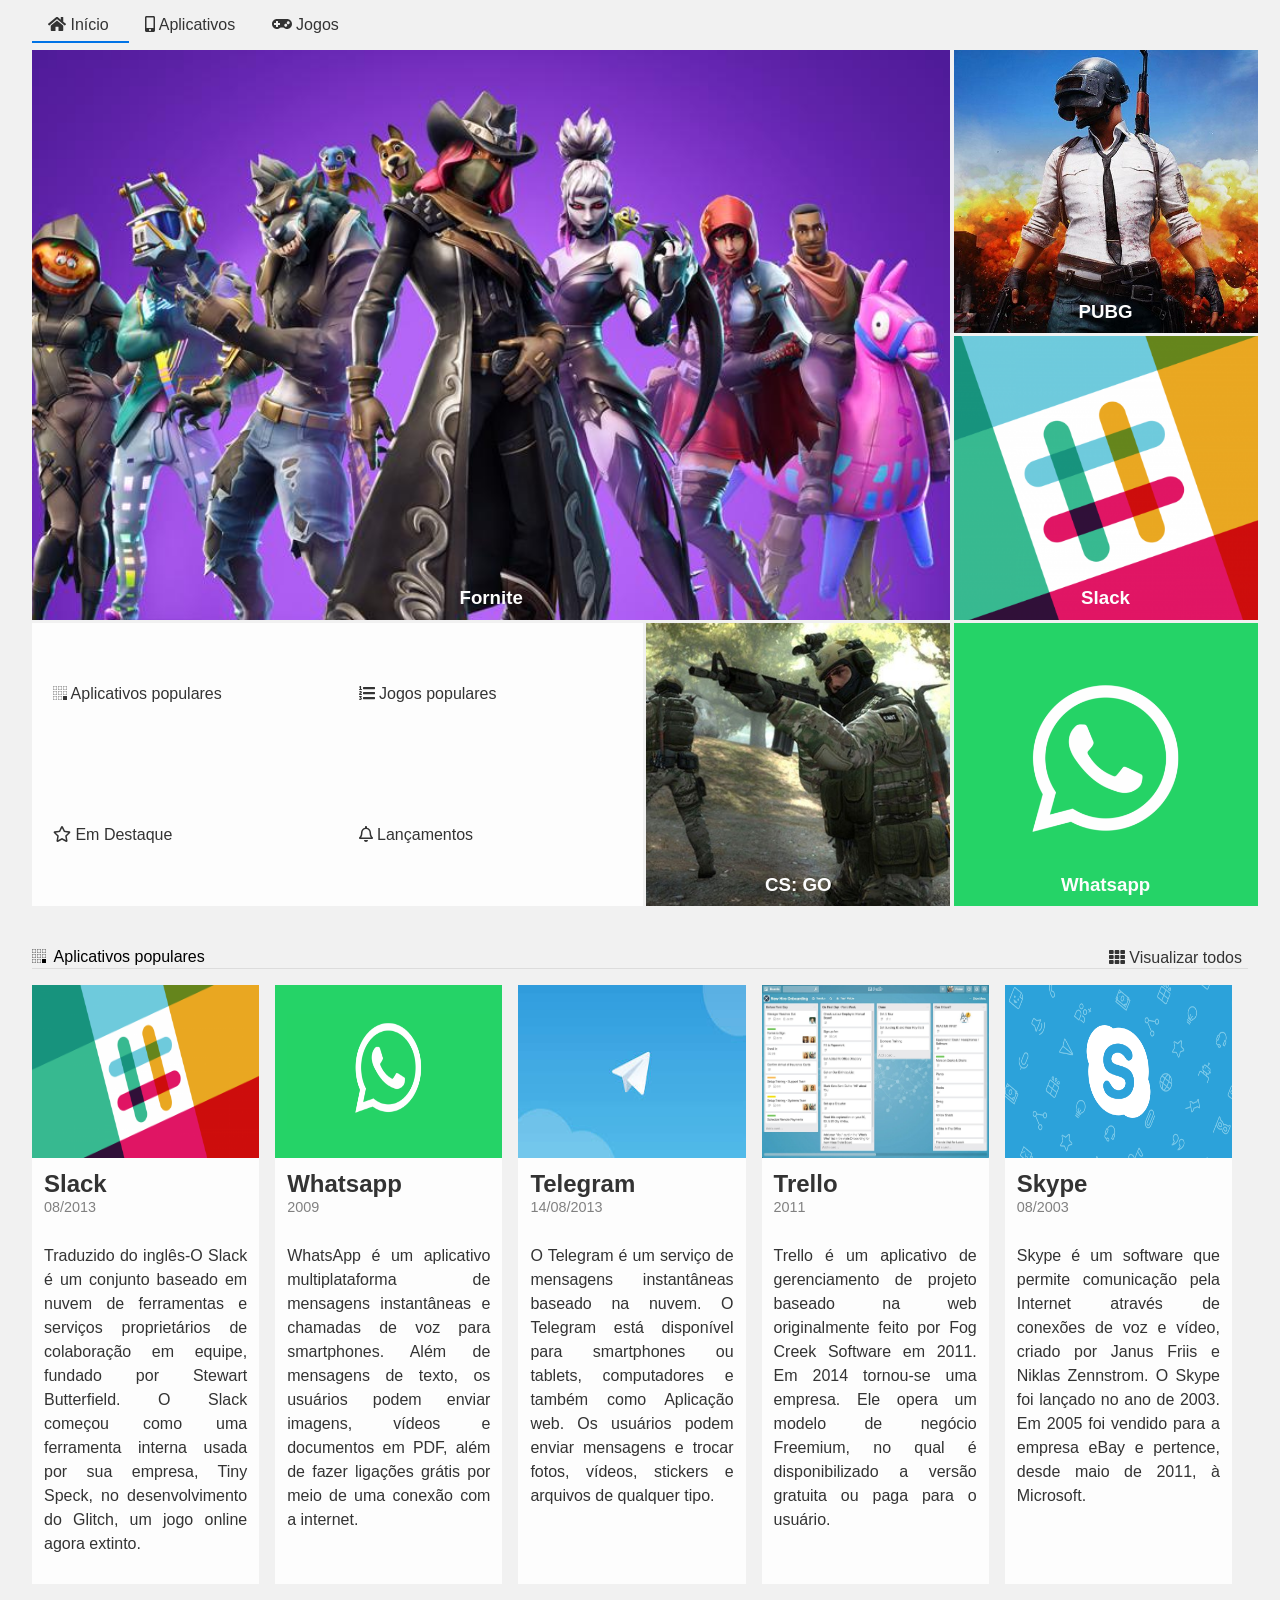
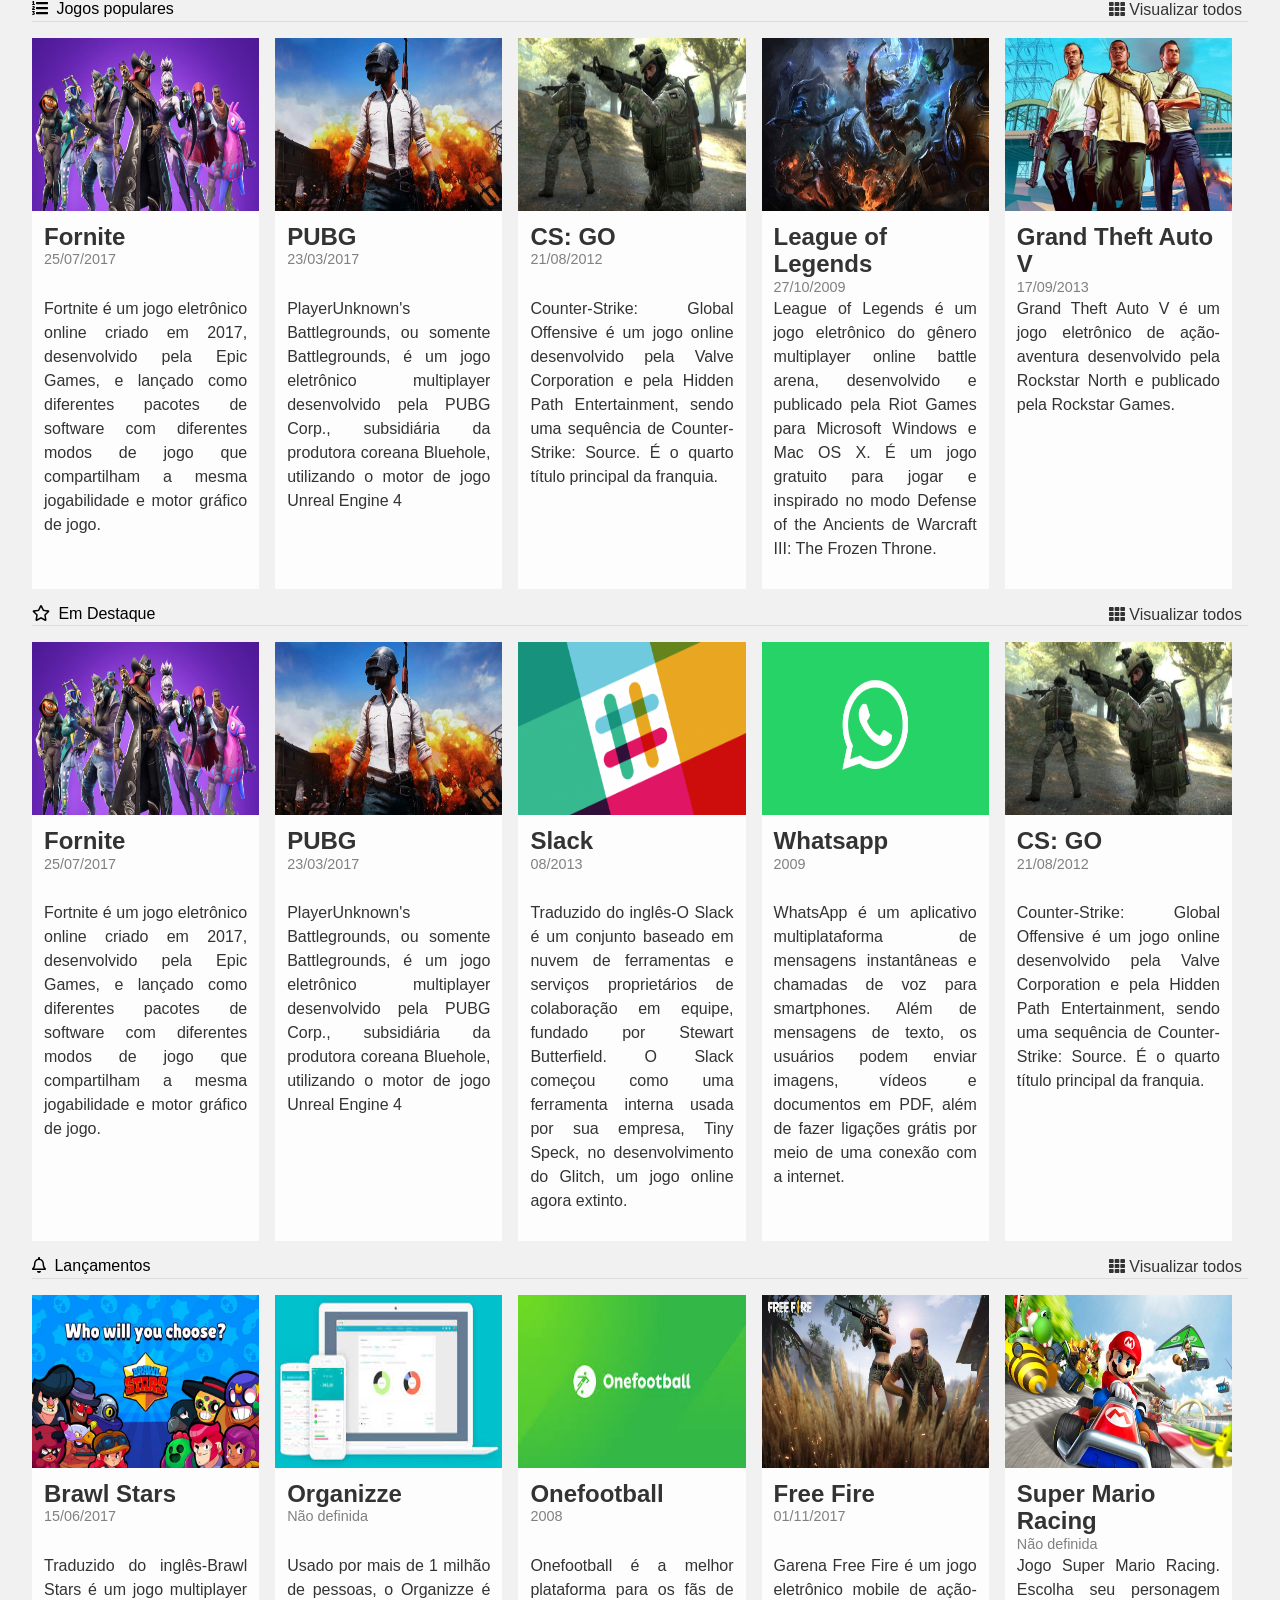
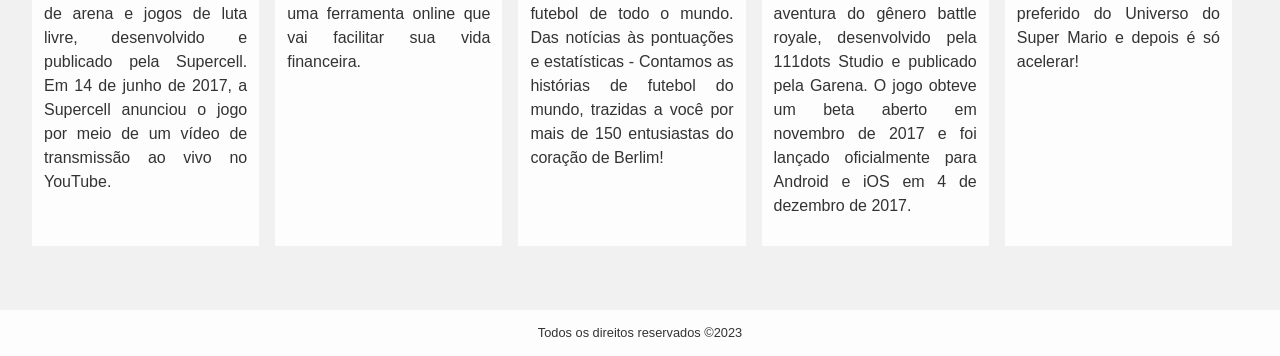
<file: alura_store/index.html>
<!DOCTYPE html>
<html lang="en">

<head>
    <meta charset="UTF-8">
    <meta name="viewport" content="width=device-width, initial-scale=1.0">
    <meta http-equiv="X-UA-Compatible" content="ie=edge">
    <title>Alura Store | Baixe nossos aplicativos e jogos</title>
    <link href="./assets/css/normalize.css" rel="stylesheet">
    <link href="./assets/css/reset.css" rel="stylesheet">
    <link href="./assets/css/style.css" rel="stylesheet">
    <link href="./assets/css/destaques.css" rel="stylesheet">
    <link href="./assets/css/populares.css" rel="stylesheet">
    <link href="./assets/css/menu.css" rel="stylesheet">
    <link href="./assets/css/responsivo.css" rel="stylesheet">
</head>

<body class="app">
    <header class="cabecalho">
        <nav class="menu">
            <ul class="menu__lista">
                <li class="menu__item">
                    <a class="menu__link ativo" href="#">
                        <i class="fas fa-home"></i>
                        Início
                    </a>
                    <a class="menu__link" href="#">
                        <i class="fas fa-mobile-alt"></i>
                        Aplicativos</a>
                    <a class="menu__link" href="#">
                        <i class="fas fa-gamepad"></i>
                        Jogos
                    </a>
                </li>
            </ul>
        </nav>
    </header>
    <main class="conteudo">
        <section class="destaques">
            <div class="destaques__principal caixa">
                <h3 class="destaques__titulo">Fornite</h3>
            </div>
            <div class="destaques__secundario caixa">
                <h3 class="destaques__titulo">PUBG</h3>
            </div>
            <div class="destaques__secundario caixa">
                <h3 class="destaques__titulo">Slack</h3>
            </div>
            <div class="destaques__secundario caixa">
                <h3 class="destaques__titulo">Whatsapp</h3>
            </div>
            <div class="destaques__secundario caixa">
                <h3 class="destaques__titulo">CS: GO</h3>
            </div>
            <div class="destaques__categorias">
                <ul class="destaques__categorias___lista">
                    <li class="destaques__categorias___item">
                        <a class="destaques__categorias___link" href="#">
                            <i class="destaques__categorias___icone fab fa-buromobelexperte"></i>
                            Aplicativos populares
                        </a>
                    </li>
                    <li class="destaques__categorias___item">
                        <a class="destaques__categorias___link" href="#">
                            <i class="fas fa-list-ol"></i>
                            Jogos populares
                        </a>
                    </li>
                    <li class="destaques__categorias___item">
                        <a class="destaques__categorias___link" href="#">
                            <i class="far fa-star"></i>
                            Em Destaque
                        </a>
                    </li>
                    <li class="destaques__categorias___item">
                        <a class="destaques__categorias___link" href="#">
                            <i class="far fa-bell"></i>
                            Lançamentos
                        </a>
                    </li>
                </ul>
            </div>
        </section>
        <section class="populares">
            <div class="populares__itens">
                <div class="populares__info">
                    <div class="populares__cabecalho">
                        <h4 class="populares__titulo">
                            <i class="populares__icone fab fa-buromobelexperte"></i>
                            Aplicativos populares
                        </h4>
                        <button class="populares__botao">
                            <i class="fas fa-th"></i>
                            Visualizar todos
                        </button>
                    </div>
                </div>
                <div class="populares__conteudo">
                    <div class="populares__card">
                        <img class="populares__card___imagem" src="./assets/img/slack.png">
                        <div class="populares__card___corpo">
                            <div class="populares__card___cabecalho">
                                <h5 class="populares__card___titulo">Slack</h5>
                                <time class="populares__card___data" datetime="2013-08-01">08/2013</time>
                            </div>
                            <div class="populares__card___descricao">
                                Traduzido do inglês-O Slack é um conjunto baseado em nuvem de ferramentas e serviços
                                proprietários de colaboração em equipe, fundado por Stewart Butterfield. O Slack começou
                                como uma ferramenta interna usada por sua empresa, Tiny Speck, no desenvolvimento do
                                Glitch, um jogo online agora extinto.
                            </div>
                        </div>
                    </div>
                    <div class="populares__card">
                        <img class="populares__card___imagem" src="./assets/img/whatsapp.png">
                        <div class="populares__card___corpo">
                            <div class="populares__card___cabecalho">
                                <h5 class="populares__card___titulo">Whatsapp</h5>
                                <time class="populares__card___data" datetime="20090-01-01">2009</time>
                            </div>
                            <div class="populares__card___descricao">
                                WhatsApp é um aplicativo multiplataforma de mensagens instantâneas e chamadas de voz
                                para smartphones. Além de mensagens de texto, os usuários podem enviar imagens, vídeos e
                                documentos em PDF, além de fazer ligações grátis por meio de uma conexão com a internet.
                            </div>
                        </div>
                    </div>
                    <div class="populares__card">
                        <img class="populares__card___imagem" src="./assets/img/telegram.jpeg">
                        <div class="populares__card___corpo">
                            <div class="populares__card___cabecalho">
                                <h5 class="populares__card___titulo">Telegram</h5>
                                <time class="populares__card___data" datetime="2013-08-14">14/08/2013</time>
                            </div>
                            <div class="populares__card___descricao">
                                O Telegram é um serviço de mensagens instantâneas baseado na nuvem. O Telegram está
                                disponível para smartphones ou tablets, computadores e também como Aplicação web. Os
                                usuários podem enviar mensagens e trocar fotos, vídeos, stickers e arquivos de qualquer
                                tipo.
                            </div>
                        </div>
                    </div>
                    <div class="populares__card">
                        <img class="populares__card___imagem" src="./assets/img/trello.jpg">
                        <div class="populares__card___corpo">
                            <div class="populares__card___cabecalho">
                                <h5 class="populares__card___titulo">Trello</h5>
                                <time class="populares__card___data" datetime="2011-01-01">2011</time>
                            </div>
                            <div class="populares__card___descricao">
                                Trello é um aplicativo de gerenciamento de projeto baseado na web originalmente feito
                                por Fog Creek Software em 2011. Em 2014 tornou-se uma empresa. Ele opera um modelo de
                                negócio Freemium, no qual é disponibilizado a versão gratuita ou paga para o usuário.
                            </div>
                        </div>
                    </div>
                    <div class="populares__card">
                        <img class="populares__card___imagem" src="./assets/img/skype.png">
                        <div class="populares__card___corpo">
                            <div class="populares__card___cabecalho">
                                <h5 class="populares__card___titulo">Skype</h5>
                                <time class="populares__card___data" datetime="2003-08-01">08/2003</time>
                            </div>
                            <div class="populares__card___descricao">
                                Skype é um software que permite comunicação pela Internet através de conexões de voz e
                                vídeo, criado por Janus Friis e Niklas Zennstrom. O Skype foi lançado no ano de 2003. Em
                                2005 foi vendido para a empresa eBay e pertence, desde maio de 2011, à Microsoft.
                            </div>
                        </div>
                    </div>
                </div>
            </div>
            <div class="populares__itens">
                <div class="populares__info">
                    <div class="populares__cabecalho">
                        <h4 class="populares__titulo">
                            <i class="populares__icone fas fa-list-ol"></i>
                            Jogos populares
                        </h4>
                        <button class="populares__botao">
                            <i class="fas fa-th"></i>
                            Visualizar todos
                        </button>
                    </div>
                </div>
                <div class="populares__conteudo">
                    <div class="populares__card">
                        <img class="populares__card___imagem" src="./assets/img/fortnite.jpg">
                        <div class="populares__card___corpo">
                            <div class="populares__card___cabecalho">
                                <h5 class="populares__card___titulo">Fornite</h5>
                                <time class="populares__card___data" datetime="2017-07-25">25/07/2017</time>
                            </div>
                            <div class="populares__card___descricao">
                                Fortnite é um jogo eletrônico online criado em 2017, desenvolvido pela Epic Games, e
                                lançado como diferentes pacotes de software com diferentes modos de jogo que
                                compartilham a mesma jogabilidade e motor gráfico de jogo.
                            </div>
                        </div>
                    </div>
                    <div class="populares__card">
                        <img class="populares__card___imagem" src="./assets/img/pubg.jpg">
                        <div class="populares__card___corpo">
                            <div class="populares__card___cabecalho">
                                <h5 class="populares__card___titulo">PUBG</h5>
                                <time class="populares__card___data" datetime="2017-03-23">23/03/2017</time>
                            </div>
                            <div class="populares__card___descricao">
                                PlayerUnknown's Battlegrounds, ou somente Battlegrounds, é um jogo eletrônico
                                multiplayer desenvolvido pela PUBG Corp., subsidiária da produtora coreana Bluehole,
                                utilizando o motor de jogo Unreal Engine 4
                            </div>
                        </div>
                    </div>
                    <div class="populares__card">
                        <img class="populares__card___imagem" src="./assets/img/cs-go.jpg">
                        <div class="populares__card___corpo">
                            <div class="populares__card___cabecalho">
                                <h5 class="populares__card___titulo">CS: GO</h5>
                                <time class="populares__card___data" datetime="2012-08-21">21/08/2012</time>
                            </div>
                            <div class="populares__card___descricao">
                                Counter-Strike: Global Offensive é um jogo online desenvolvido pela Valve Corporation e
                                pela Hidden Path Entertainment, sendo uma sequência de Counter-Strike: Source. É o
                                quarto título principal da franquia.
                            </div>
                        </div>
                    </div>
                    <div class="populares__card">
                        <img class="populares__card___imagem" src="./assets/img/lol.jpg">
                        <div class="populares__card___corpo">
                            <div class="populares__card___cabecalho">
                                <h5 class="populares__card___titulo">League of Legends</h5>
                                <time class="populares__card___data" datetime="2009-10-27">27/10/2009</time>
                            </div>
                            <div class="populares__card___descricao">
                                League of Legends é um jogo eletrônico do gênero multiplayer online battle arena,
                                desenvolvido e publicado pela Riot Games para Microsoft Windows e Mac OS X. É um jogo
                                gratuito para jogar e inspirado no modo Defense of the Ancients de Warcraft III: The
                                Frozen Throne.
                            </div>
                        </div>
                    </div>
                    <div class="populares__card">
                        <img class="populares__card___imagem" src="./assets/img/gta-v.jpg">
                        <div class="populares__card___corpo">
                            <div class="populares__card___cabecalho">
                                <h5 class="populares__card___titulo">Grand Theft Auto V</h5>
                                <time class="populares__card___data" datetime="2013-09-17">17/09/2013</time>
                            </div>
                            <div class="populares__card___descricao">
                                Grand Theft Auto V é um jogo eletrônico de ação-aventura desenvolvido pela Rockstar
                                North e publicado pela Rockstar Games.
                            </div>
                        </div>
                    </div>
                </div>
            </div>
            <div class="populares__itens">
                <div class="populares__info">
                    <div class="populares__cabecalho">
                        <h4 class="populares__titulo">
                            <i class="populares__icone far fa-star"></i>
                            Em Destaque
                        </h4>
                        <button class="populares__botao">
                            <i class="fas fa-th"></i>
                            Visualizar todos
                        </button>
                    </div>
                </div>
                <div class="populares__conteudo">
                    <div class="populares__card">
                        <img class="populares__card___imagem" src="./assets/img/fortnite.jpg">
                        <div class="populares__card___corpo">
                            <div class="populares__card___cabecalho">
                                <h5 class="populares__card___titulo">Fornite</h5>
                                <time class="populares__card___data" datetime="2017-07-25">25/07/2017</time>
                            </div>
                            <div class="populares__card___descricao">
                                Fortnite é um jogo eletrônico online criado em 2017, desenvolvido pela Epic Games, e
                                lançado como diferentes pacotes de software com diferentes modos de jogo que
                                compartilham a mesma jogabilidade e motor gráfico de jogo.
                            </div>
                        </div>
                    </div>
                    <div class="populares__card">
                        <img class="populares__card___imagem" src="./assets/img/pubg.jpg">
                        <div class="populares__card___corpo">
                            <div class="populares__card___cabecalho">
                                <h5 class="populares__card___titulo">PUBG</h5>
                                <time class="populares__card___data" datetime="2017-03-23">23/03/2017</time>
                            </div>
                            <div class="populares__card___descricao">
                                PlayerUnknown's Battlegrounds, ou somente Battlegrounds, é um jogo eletrônico
                                multiplayer desenvolvido pela PUBG Corp., subsidiária da produtora coreana Bluehole,
                                utilizando o motor de jogo Unreal Engine 4
                            </div>
                        </div>
                    </div>
                    <div class="populares__card">
                        <img class="populares__card___imagem" src="./assets/img/slack.png">
                        <div class="populares__card___corpo">
                            <div class="populares__card___cabecalho">
                                <h5 class="populares__card___titulo">Slack</h5>
                                <time class="populares__card___data" datetime="2013-08-01">08/2013</time>
                            </div>
                            <div class="populares__card___descricao">
                                Traduzido do inglês-O Slack é um conjunto baseado em nuvem de ferramentas e serviços
                                proprietários de colaboração em equipe, fundado por Stewart Butterfield. O Slack começou
                                como uma ferramenta interna usada por sua empresa, Tiny Speck, no desenvolvimento do
                                Glitch, um jogo online agora extinto.
                            </div>
                        </div>
                    </div>
                    <div class="populares__card">
                        <img class="populares__card___imagem" src="./assets/img/whatsapp.png">
                        <div class="populares__card___corpo">
                            <div class="populares__card___cabecalho">
                                <h5 class="populares__card___titulo">Whatsapp</h5>
                                <time class="populares__card___data" datetime="20090-01-01">2009</time>
                            </div>
                            <div class="populares__card___descricao">
                                WhatsApp é um aplicativo multiplataforma de mensagens instantâneas e chamadas de voz
                                para smartphones. Além de mensagens de texto, os usuários podem enviar imagens, vídeos e
                                documentos em PDF, além de fazer ligações grátis por meio de uma conexão com a internet.
                            </div>
                        </div>
                    </div>
                    <div class="populares__card">
                        <img class="populares__card___imagem" src="./assets/img/cs-go.jpg">
                        <div class="populares__card___corpo">
                            <div class="populares__card___cabecalho">
                                <h5 class="populares__card___titulo">CS: GO</h5>
                                <time class="populares__card___data" datetime="2012-08-21">21/08/2012</time>
                            </div>
                            <div class="populares__card___descricao">
                                Counter-Strike: Global Offensive é um jogo online desenvolvido pela Valve Corporation e
                                pela Hidden Path Entertainment, sendo uma sequência de Counter-Strike: Source. É o
                                quarto título principal da franquia.
                            </div>
                        </div>
                    </div>
                </div>
            </div>
            <div class="populares__itens">
                <div class="populares__info">
                    <div class="populares__cabecalho">
                        <h4 class="populares__titulo">
                            <i class="populares__icone far fa-bell"></i>
                            Lançamentos
                        </h4>
                        <button class="populares__botao">
                            <i class="fas fa-th"></i>
                            Visualizar todos
                        </button>
                    </div>
                </div>
                <div class="populares__conteudo">
                    <div class="populares__card">
                        <img class="populares__card___imagem" src="./assets/img/brawl-stars.jpg">
                        <div class="populares__card___corpo">
                            <div class="populares__card___cabecalho">
                                <h5 class="populares__card___titulo">Brawl Stars</h5>
                                <time class="populares__card___data" datetime="2017-06-15">15/06/2017</time>
                            </div>
                            <div class="populares__card___descricao">
                                Traduzido do inglês-Brawl Stars é um jogo multiplayer de arena e jogos de luta livre,
                                desenvolvido e publicado pela Supercell. Em 14 de junho de 2017, a Supercell anunciou o
                                jogo por meio de um vídeo de transmissão ao vivo no YouTube.
                            </div>
                        </div>
                    </div>
                    <div class="populares__card">
                        <img class="populares__card___imagem" src="./assets/img/organizze.jpeg">
                        <div class="populares__card___corpo">
                            <div class="populares__card___cabecalho">
                                <h5 class="populares__card___titulo">Organizze</h5>
                                <time class="populares__card___data" datetime="">Não definida</time>
                            </div>
                            <div class="populares__card___descricao">
                                Usado por mais de 1 milhão de pessoas, o Organizze é uma ferramenta online que vai
                                facilitar sua vida financeira.
                            </div>
                        </div>
                    </div>
                    <div class="populares__card">
                        <img class="populares__card___imagem" src="./assets/img/onefotball.jpeg">
                        <div class="populares__card___corpo">
                            <div class="populares__card___cabecalho">
                                <h5 class="populares__card___titulo">Onefootball</h5>
                                <time class="populares__card___data" datetime="2008-01-01">2008</time>
                            </div>
                            <div class="populares__card___descricao">
                                Onefootball é a melhor plataforma para os fãs de futebol de todo o mundo. Das notícias
                                às pontuações e estatísticas - Contamos as histórias de futebol do mundo, trazidas a
                                você por mais de 150 entusiastas do coração de Berlim!
                            </div>
                        </div>
                    </div>
                    <div class="populares__card">
                        <img class="populares__card___imagem" src="./assets/img/free-fire.jpg">
                        <div class="populares__card___corpo">
                            <div class="populares__card___cabecalho">
                                <h5 class="populares__card___titulo">Free Fire</h5>
                                <time class="populares__card___data" datetime="2017-11-01">01/11/2017</time>
                            </div>
                            <div class="populares__card___descricao">
                                Garena Free Fire é um jogo eletrônico mobile de ação-aventura do gênero battle royale,
                                desenvolvido pela 111dots Studio e publicado pela Garena. O jogo obteve um beta aberto
                                em novembro de 2017 e foi lançado oficialmente para Android e iOS em 4 de dezembro de
                                2017.
                            </div>
                        </div>
                    </div>
                    <div class="populares__card">
                        <img class="populares__card___imagem" src="./assets/img/mario-kart.jpg">
                        <div class="populares__card___corpo">
                            <div class="populares__card___cabecalho">
                                <h5 class="populares__card___titulo">Super Mario Racing</h5>
                                <time class="populares__card___data" datetime="">Não definida</time>
                            </div>
                            <div class="populares__card___descricao">
                                Jogo Super Mario Racing. Escolha seu personagem preferido do Universo do Super Mario e
                                depois é só acelerar!
                            </div>
                        </div>
                    </div>
                </div>
            </div>
        </section>
    </main>
    <footer class="rodape">Todos os direitos reservados &copy;2023</footer>
    <script src="./assets/js/fontawesome.all.min.js"></script>
</body>

</html>
</file>
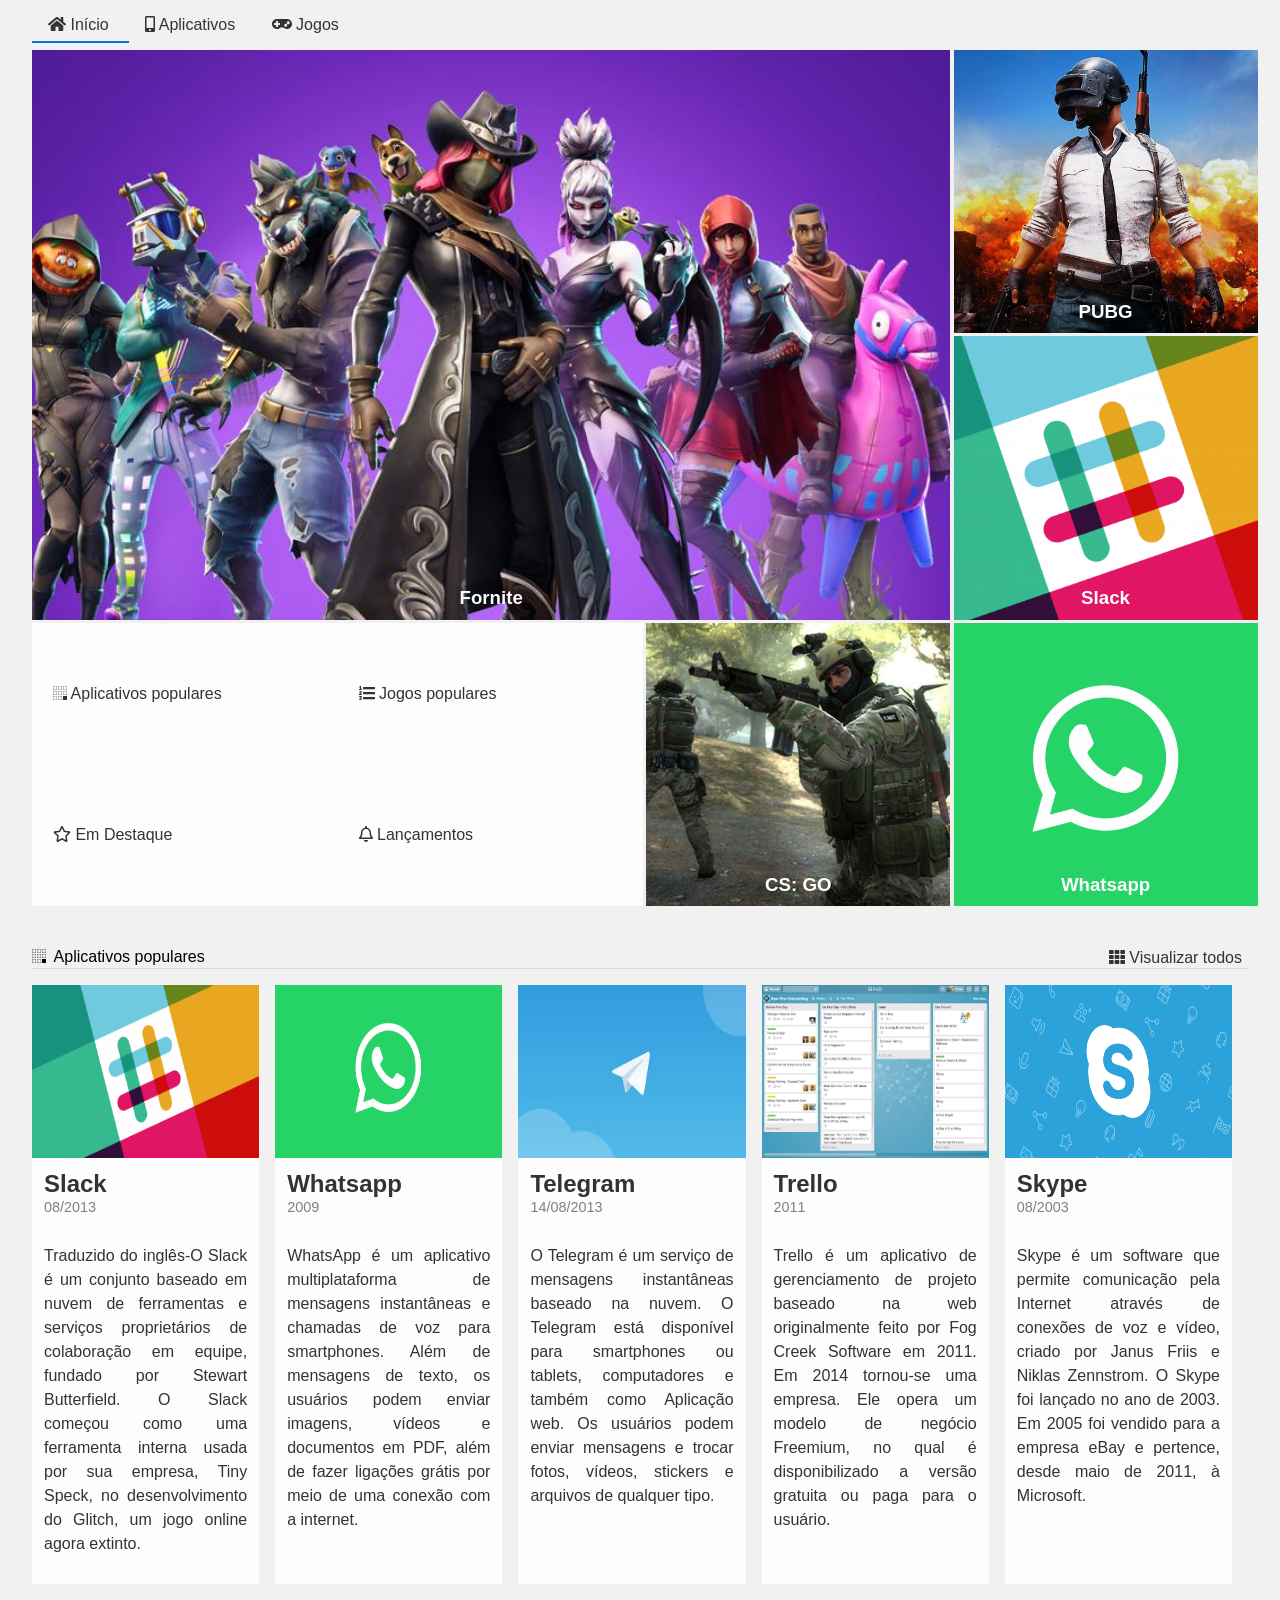
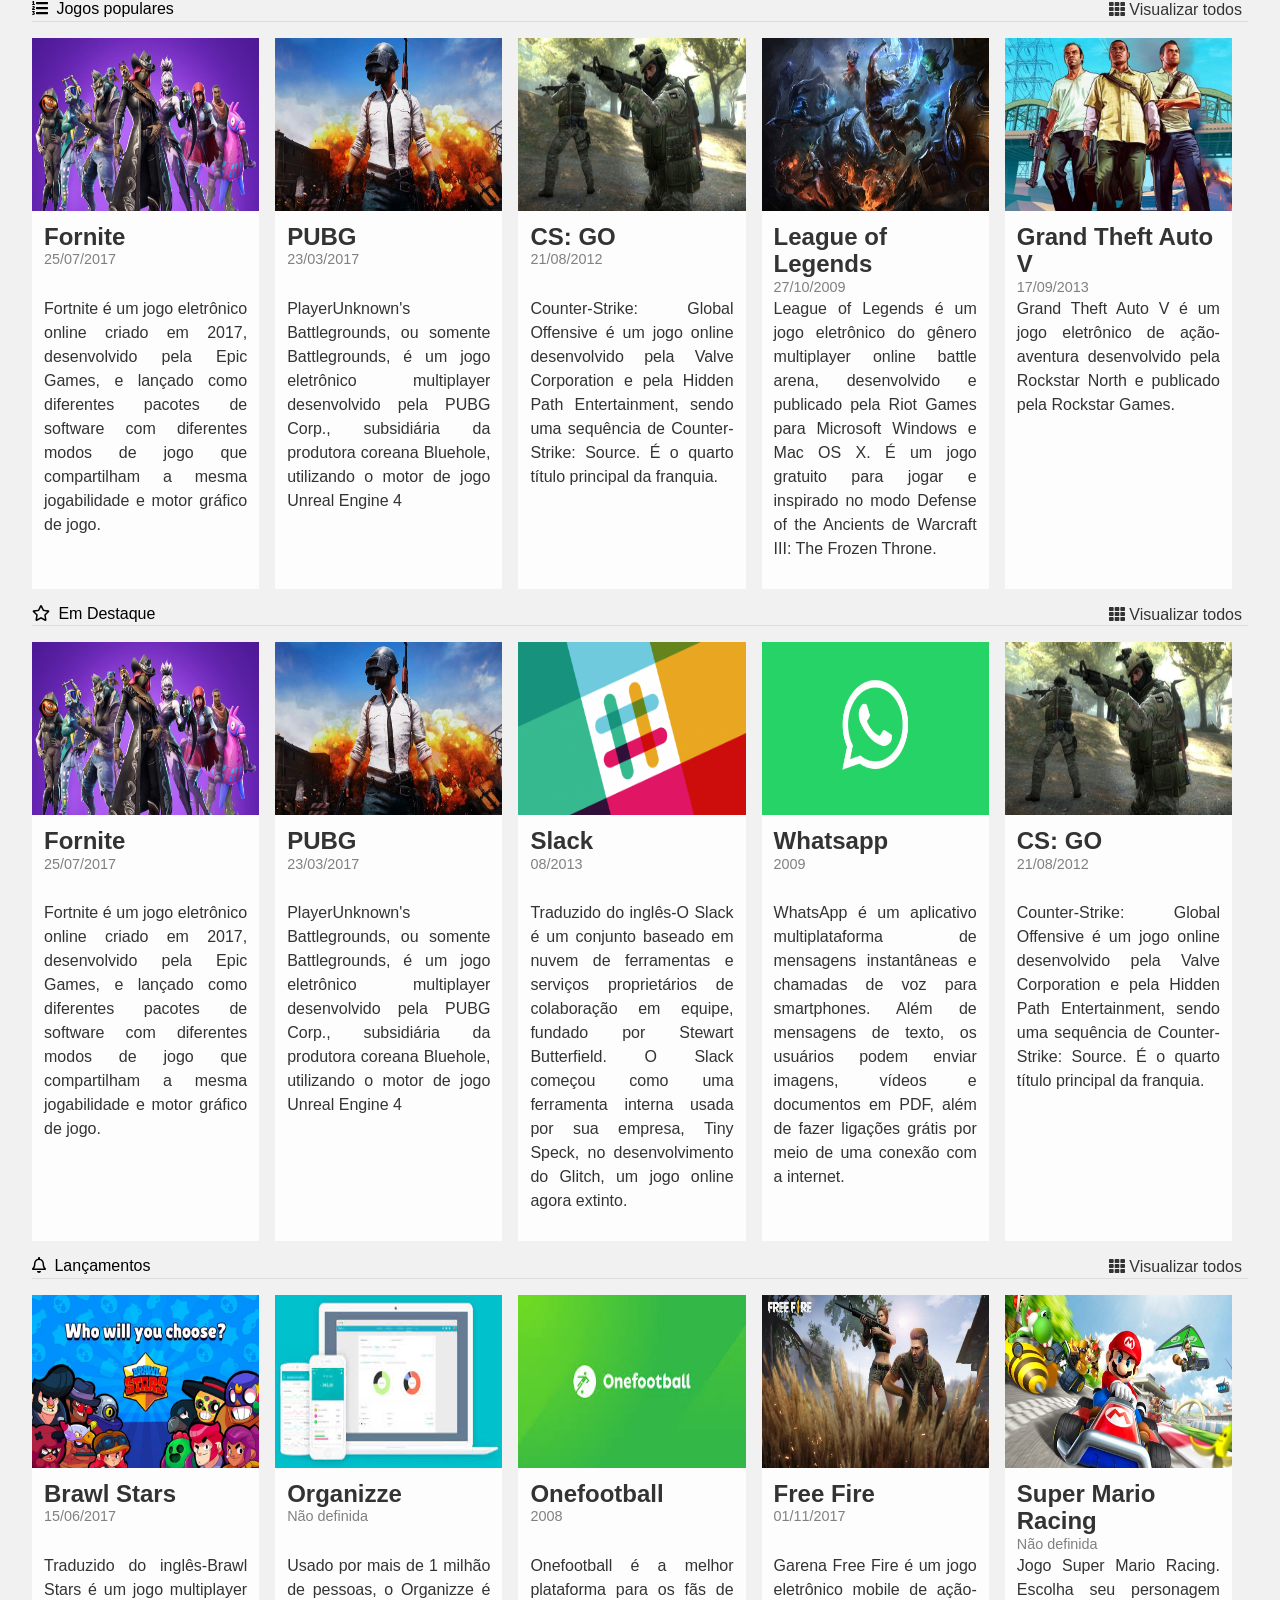
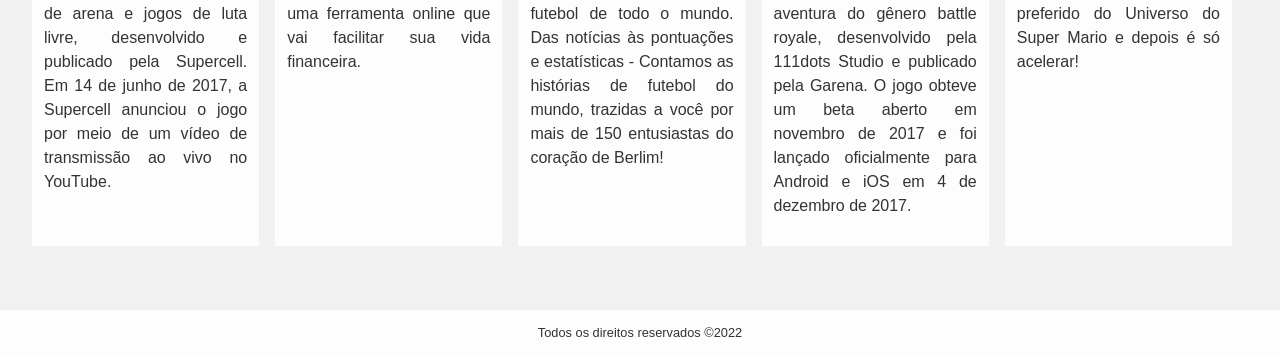
<file: layout_de_jogos/index.html>
<!DOCTYPE html>
<html lang="en">

<head>
    <meta charset="UTF-8">
    <meta name="viewport" content="width=device-width, initial-scale=1.0">
    <meta http-equiv="X-UA-Compatible" content="ie=edge">
    <title>Alura Store | Baixe nossos aplicativos e jogos</title>
    <link href="./assets/css/normalize.css" rel="stylesheet">
    <link href="./assets/css/reset.css" rel="stylesheet">
    <link href="./assets/css/style.css" rel="stylesheet">
    <link href="./assets/css/destaques.css" rel="stylesheet">
    <link href="./assets/css/populares.css" rel="stylesheet">
    <link href="./assets/css/menu.css" rel="stylesheet">
    <link href="./assets/css/responsivo.css" rel="stylesheet">
</head>

<body class="app">
    <header class="cabecalho">
        <nav class="menu">
            <ul class="menu__lista">
                <li class="menu__item">
                    <a class="menu__link ativo" href="#">
                        <i class="fas fa-home"></i>
                        Início
                    </a>
                    <a class="menu__link" href="#">
                        <i class="fas fa-mobile-alt"></i>
                        Aplicativos</a>
                    <a class="menu__link" href="#">
                        <i class="fas fa-gamepad"></i>
                        Jogos
                    </a>
                </li>
            </ul>
        </nav>
    </header>
    <main class="conteudo">
        <section class="destaques">
            <div class="destaques__principal caixa">
                <h3 class="destaques__titulo">Fornite</h3>
            </div>
            <div class="destaques__secundario caixa">
                <h3 class="destaques__titulo">PUBG</h3>
            </div>
            <div class="destaques__secundario caixa">
                <h3 class="destaques__titulo">Slack</h3>
            </div>
            <div class="destaques__secundario caixa">
                <h3 class="destaques__titulo">Whatsapp</h3>
            </div>
            <div class="destaques__secundario caixa">
                <h3 class="destaques__titulo">CS: GO</h3>
            </div>
            <div class="destaques__categorias">
                <ul class="destaques__categorias___lista">
                    <li class="destaques__categorias___item">
                        <a class="destaques__categorias___link" href="#">
                            <i class="destaques__categorias___icone fab fa-buromobelexperte"></i>
                            Aplicativos populares
                        </a>
                    </li>
                    <li class="destaques__categorias___item">
                        <a class="destaques__categorias___link" href="#">
                            <i class="fas fa-list-ol"></i>
                            Jogos populares
                        </a>
                    </li>
                    <li class="destaques__categorias___item">
                        <a class="destaques__categorias___link" href="#">
                            <i class="far fa-star"></i>
                            Em Destaque
                        </a>
                    </li>
                    <li class="destaques__categorias___item">
                        <a class="destaques__categorias___link" href="#">
                            <i class="far fa-bell"></i>
                            Lançamentos
                        </a>
                    </li>
                </ul>
            </div>
        </section>
        <section class="populares">
            <div class="populares__itens">
                <div class="populares__info">
                    <div class="populares__cabecalho">
                        <h4 class="populares__titulo">
                            <i class="populares__icone fab fa-buromobelexperte"></i>
                            Aplicativos populares
                        </h4>
                        <button class="populares__botao">
                            <i class="fas fa-th"></i>
                            Visualizar todos
                        </button>
                    </div>
                </div>
                <div class="populares__conteudo">
                    <div class="populares__card">
                        <img class="populares__card___imagem" src="./assets/img/slack.png">
                        <div class="populares__card___corpo">
                            <div class="populares__card___cabecalho">
                                <h5 class="populares__card___titulo">Slack</h5>
                                <time class="populares__card___data" datetime="2013-08-01">08/2013</time>
                            </div>
                            <div class="populares__card___descricao">
                                Traduzido do inglês-O Slack é um conjunto baseado em nuvem de ferramentas e serviços
                                proprietários de colaboração em equipe, fundado por Stewart Butterfield. O Slack começou
                                como uma ferramenta interna usada por sua empresa, Tiny Speck, no desenvolvimento do
                                Glitch, um jogo online agora extinto.
                            </div>
                        </div>
                    </div>
                    <div class="populares__card">
                        <img class="populares__card___imagem" src="./assets/img/whatsapp.png">
                        <div class="populares__card___corpo">
                            <div class="populares__card___cabecalho">
                                <h5 class="populares__card___titulo">Whatsapp</h5>
                                <time class="populares__card___data" datetime="20090-01-01">2009</time>
                            </div>
                            <div class="populares__card___descricao">
                                WhatsApp é um aplicativo multiplataforma de mensagens instantâneas e chamadas de voz
                                para smartphones. Além de mensagens de texto, os usuários podem enviar imagens, vídeos e
                                documentos em PDF, além de fazer ligações grátis por meio de uma conexão com a internet.
                            </div>
                        </div>
                    </div>
                    <div class="populares__card">
                        <img class="populares__card___imagem" src="./assets/img/telegram.jpeg">
                        <div class="populares__card___corpo">
                            <div class="populares__card___cabecalho">
                                <h5 class="populares__card___titulo">Telegram</h5>
                                <time class="populares__card___data" datetime="2013-08-14">14/08/2013</time>
                            </div>
                            <div class="populares__card___descricao">
                                O Telegram é um serviço de mensagens instantâneas baseado na nuvem. O Telegram está
                                disponível para smartphones ou tablets, computadores e também como Aplicação web. Os
                                usuários podem enviar mensagens e trocar fotos, vídeos, stickers e arquivos de qualquer
                                tipo.
                            </div>
                        </div>
                    </div>
                    <div class="populares__card">
                        <img class="populares__card___imagem" src="./assets/img/trello.jpg">
                        <div class="populares__card___corpo">
                            <div class="populares__card___cabecalho">
                                <h5 class="populares__card___titulo">Trello</h5>
                                <time class="populares__card___data" datetime="2011-01-01">2011</time>
                            </div>
                            <div class="populares__card___descricao">
                                Trello é um aplicativo de gerenciamento de projeto baseado na web originalmente feito
                                por Fog Creek Software em 2011. Em 2014 tornou-se uma empresa. Ele opera um modelo de
                                negócio Freemium, no qual é disponibilizado a versão gratuita ou paga para o usuário.
                            </div>
                        </div>
                    </div>
                    <div class="populares__card">
                        <img class="populares__card___imagem" src="./assets/img/skype.png">
                        <div class="populares__card___corpo">
                            <div class="populares__card___cabecalho">
                                <h5 class="populares__card___titulo">Skype</h5>
                                <time class="populares__card___data" datetime="2003-08-01">08/2003</time>
                            </div>
                            <div class="populares__card___descricao">
                                Skype é um software que permite comunicação pela Internet através de conexões de voz e
                                vídeo, criado por Janus Friis e Niklas Zennstrom. O Skype foi lançado no ano de 2003. Em
                                2005 foi vendido para a empresa eBay e pertence, desde maio de 2011, à Microsoft.
                            </div>
                        </div>
                    </div>
                </div>
            </div>
            <div class="populares__itens">
                <div class="populares__info">
                    <div class="populares__cabecalho">
                        <h4 class="populares__titulo">
                            <i class="populares__icone fas fa-list-ol"></i>
                            Jogos populares
                        </h4>
                        <button class="populares__botao">
                            <i class="fas fa-th"></i>
                            Visualizar todos
                        </button>
                    </div>
                </div>
                <div class="populares__conteudo">
                    <div class="populares__card">
                        <img class="populares__card___imagem" src="./assets/img/fortnite.jpg">
                        <div class="populares__card___corpo">
                            <div class="populares__card___cabecalho">
                                <h5 class="populares__card___titulo">Fornite</h5>
                                <time class="populares__card___data" datetime="2017-07-25">25/07/2017</time>
                            </div>
                            <div class="populares__card___descricao">
                                Fortnite é um jogo eletrônico online criado em 2017, desenvolvido pela Epic Games, e
                                lançado como diferentes pacotes de software com diferentes modos de jogo que
                                compartilham a mesma jogabilidade e motor gráfico de jogo.
                            </div>
                        </div>
                    </div>
                    <div class="populares__card">
                        <img class="populares__card___imagem" src="./assets/img/pubg.jpg">
                        <div class="populares__card___corpo">
                            <div class="populares__card___cabecalho">
                                <h5 class="populares__card___titulo">PUBG</h5>
                                <time class="populares__card___data" datetime="2017-03-23">23/03/2017</time>
                            </div>
                            <div class="populares__card___descricao">
                                PlayerUnknown's Battlegrounds, ou somente Battlegrounds, é um jogo eletrônico
                                multiplayer desenvolvido pela PUBG Corp., subsidiária da produtora coreana Bluehole,
                                utilizando o motor de jogo Unreal Engine 4
                            </div>
                        </div>
                    </div>
                    <div class="populares__card">
                        <img class="populares__card___imagem" src="./assets/img/cs-go.jpg">
                        <div class="populares__card___corpo">
                            <div class="populares__card___cabecalho">
                                <h5 class="populares__card___titulo">CS: GO</h5>
                                <time class="populares__card___data" datetime="2012-08-21">21/08/2012</time>
                            </div>
                            <div class="populares__card___descricao">
                                Counter-Strike: Global Offensive é um jogo online desenvolvido pela Valve Corporation e
                                pela Hidden Path Entertainment, sendo uma sequência de Counter-Strike: Source. É o
                                quarto título principal da franquia.
                            </div>
                        </div>
                    </div>
                    <div class="populares__card">
                        <img class="populares__card___imagem" src="./assets/img/lol.jpg">
                        <div class="populares__card___corpo">
                            <div class="populares__card___cabecalho">
                                <h5 class="populares__card___titulo">League of Legends</h5>
                                <time class="populares__card___data" datetime="2009-10-27">27/10/2009</time>
                            </div>
                            <div class="populares__card___descricao">
                                League of Legends é um jogo eletrônico do gênero multiplayer online battle arena,
                                desenvolvido e publicado pela Riot Games para Microsoft Windows e Mac OS X. É um jogo
                                gratuito para jogar e inspirado no modo Defense of the Ancients de Warcraft III: The
                                Frozen Throne.
                            </div>
                        </div>
                    </div>
                    <div class="populares__card">
                        <img class="populares__card___imagem" src="./assets/img/gta-v.jpg">
                        <div class="populares__card___corpo">
                            <div class="populares__card___cabecalho">
                                <h5 class="populares__card___titulo">Grand Theft Auto V</h5>
                                <time class="populares__card___data" datetime="2013-09-17">17/09/2013</time>
                            </div>
                            <div class="populares__card___descricao">
                                Grand Theft Auto V é um jogo eletrônico de ação-aventura desenvolvido pela Rockstar
                                North e publicado pela Rockstar Games.
                            </div>
                        </div>
                    </div>
                </div>
            </div>
            <div class="populares__itens">
                <div class="populares__info">
                    <div class="populares__cabecalho">
                        <h4 class="populares__titulo">
                            <i class="populares__icone far fa-star"></i>
                            Em Destaque
                        </h4>
                        <button class="populares__botao">
                            <i class="fas fa-th"></i>
                            Visualizar todos
                        </button>
                    </div>
                </div>
                <div class="populares__conteudo">
                    <div class="populares__card">
                        <img class="populares__card___imagem" src="./assets/img/fortnite.jpg">
                        <div class="populares__card___corpo">
                            <div class="populares__card___cabecalho">
                                <h5 class="populares__card___titulo">Fornite</h5>
                                <time class="populares__card___data" datetime="2017-07-25">25/07/2017</time>
                            </div>
                            <div class="populares__card___descricao">
                                Fortnite é um jogo eletrônico online criado em 2017, desenvolvido pela Epic Games, e
                                lançado como diferentes pacotes de software com diferentes modos de jogo que
                                compartilham a mesma jogabilidade e motor gráfico de jogo.
                            </div>
                        </div>
                    </div>
                    <div class="populares__card">
                        <img class="populares__card___imagem" src="./assets/img/pubg.jpg">
                        <div class="populares__card___corpo">
                            <div class="populares__card___cabecalho">
                                <h5 class="populares__card___titulo">PUBG</h5>
                                <time class="populares__card___data" datetime="2017-03-23">23/03/2017</time>
                            </div>
                            <div class="populares__card___descricao">
                                PlayerUnknown's Battlegrounds, ou somente Battlegrounds, é um jogo eletrônico
                                multiplayer desenvolvido pela PUBG Corp., subsidiária da produtora coreana Bluehole,
                                utilizando o motor de jogo Unreal Engine 4
                            </div>
                        </div>
                    </div>
                    <div class="populares__card">
                        <img class="populares__card___imagem" src="./assets/img/slack.png">
                        <div class="populares__card___corpo">
                            <div class="populares__card___cabecalho">
                                <h5 class="populares__card___titulo">Slack</h5>
                                <time class="populares__card___data" datetime="2013-08-01">08/2013</time>
                            </div>
                            <div class="populares__card___descricao">
                                Traduzido do inglês-O Slack é um conjunto baseado em nuvem de ferramentas e serviços
                                proprietários de colaboração em equipe, fundado por Stewart Butterfield. O Slack começou
                                como uma ferramenta interna usada por sua empresa, Tiny Speck, no desenvolvimento do
                                Glitch, um jogo online agora extinto.
                            </div>
                        </div>
                    </div>
                    <div class="populares__card">
                        <img class="populares__card___imagem" src="./assets/img/whatsapp.png">
                        <div class="populares__card___corpo">
                            <div class="populares__card___cabecalho">
                                <h5 class="populares__card___titulo">Whatsapp</h5>
                                <time class="populares__card___data" datetime="20090-01-01">2009</time>
                            </div>
                            <div class="populares__card___descricao">
                                WhatsApp é um aplicativo multiplataforma de mensagens instantâneas e chamadas de voz
                                para smartphones. Além de mensagens de texto, os usuários podem enviar imagens, vídeos e
                                documentos em PDF, além de fazer ligações grátis por meio de uma conexão com a internet.
                            </div>
                        </div>
                    </div>
                    <div class="populares__card">
                        <img class="populares__card___imagem" src="./assets/img/cs-go.jpg">
                        <div class="populares__card___corpo">
                            <div class="populares__card___cabecalho">
                                <h5 class="populares__card___titulo">CS: GO</h5>
                                <time class="populares__card___data" datetime="2012-08-21">21/08/2012</time>
                            </div>
                            <div class="populares__card___descricao">
                                Counter-Strike: Global Offensive é um jogo online desenvolvido pela Valve Corporation e
                                pela Hidden Path Entertainment, sendo uma sequência de Counter-Strike: Source. É o
                                quarto título principal da franquia.
                            </div>
                        </div>
                    </div>
                </div>
            </div>
            <div class="populares__itens">
                <div class="populares__info">
                    <div class="populares__cabecalho">
                        <h4 class="populares__titulo">
                            <i class="populares__icone far fa-bell"></i>
                            Lançamentos
                        </h4>
                        <button class="populares__botao">
                            <i class="fas fa-th"></i>
                            Visualizar todos
                        </button>
                    </div>
                </div>
                <div class="populares__conteudo">
                    <div class="populares__card">
                        <img class="populares__card___imagem" src="./assets/img/brawl-stars.jpg">
                        <div class="populares__card___corpo">
                            <div class="populares__card___cabecalho">
                                <h5 class="populares__card___titulo">Brawl Stars</h5>
                                <time class="populares__card___data" datetime="2017-06-15">15/06/2017</time>
                            </div>
                            <div class="populares__card___descricao">
                                Traduzido do inglês-Brawl Stars é um jogo multiplayer de arena e jogos de luta livre,
                                desenvolvido e publicado pela Supercell. Em 14 de junho de 2017, a Supercell anunciou o
                                jogo por meio de um vídeo de transmissão ao vivo no YouTube.
                            </div>
                        </div>
                    </div>
                    <div class="populares__card">
                        <img class="populares__card___imagem" src="./assets/img/organizze.jpeg">
                        <div class="populares__card___corpo">
                            <div class="populares__card___cabecalho">
                                <h5 class="populares__card___titulo">Organizze</h5>
                                <time class="populares__card___data" datetime="">Não definida</time>
                            </div>
                            <div class="populares__card___descricao">
                                Usado por mais de 1 milhão de pessoas, o Organizze é uma ferramenta online que vai
                                facilitar sua vida financeira.
                            </div>
                        </div>
                    </div>
                    <div class="populares__card">
                        <img class="populares__card___imagem" src="./assets/img/onefotball.jpeg">
                        <div class="populares__card___corpo">
                            <div class="populares__card___cabecalho">
                                <h5 class="populares__card___titulo">Onefootball</h5>
                                <time class="populares__card___data" datetime="2008-01-01">2008</time>
                            </div>
                            <div class="populares__card___descricao">
                                Onefootball é a melhor plataforma para os fãs de futebol de todo o mundo. Das notícias
                                às pontuações e estatísticas - Contamos as histórias de futebol do mundo, trazidas a
                                você por mais de 150 entusiastas do coração de Berlim!
                            </div>
                        </div>
                    </div>
                    <div class="populares__card">
                        <img class="populares__card___imagem" src="./assets/img/free-fire.jpg">
                        <div class="populares__card___corpo">
                            <div class="populares__card___cabecalho">
                                <h5 class="populares__card___titulo">Free Fire</h5>
                                <time class="populares__card___data" datetime="2017-11-01">01/11/2017</time>
                            </div>
                            <div class="populares__card___descricao">
                                Garena Free Fire é um jogo eletrônico mobile de ação-aventura do gênero battle royale,
                                desenvolvido pela 111dots Studio e publicado pela Garena. O jogo obteve um beta aberto
                                em novembro de 2017 e foi lançado oficialmente para Android e iOS em 4 de dezembro de
                                2017.
                            </div>
                        </div>
                    </div>
                    <div class="populares__card">
                        <img class="populares__card___imagem" src="./assets/img/mario-kart.jpg">
                        <div class="populares__card___corpo">
                            <div class="populares__card___cabecalho">
                                <h5 class="populares__card___titulo">Super Mario Racing</h5>
                                <time class="populares__card___data" datetime="">Não definida</time>
                            </div>
                            <div class="populares__card___descricao">
                                Jogo Super Mario Racing. Escolha seu personagem preferido do Universo do Super Mario e
                                depois é só acelerar!
                            </div>
                        </div>
                    </div>
                </div>
            </div>
        </section>
    </main>
    <footer class="rodape">Todos os direitos reservados &copy;2022</footer>
    <script src="./assets/js/fontawesome.all.min.js"></script>
</body>

</html>
</file>
<file: alura_store/assets/css/style.css>
.app {
    background: #f1f1f1;
    display: grid;  
    font-family: Arial, Helvetica, sans-serif;
    grid-template-areas:
        "cabecalho"
        "conteudo"
        "rodape";
    grid-template-columns: auto;
    grid-template-rows: 50px auto auto;
}
.cabecalho {
    align-items: center;
    display: flex;
    grid-area: cabecalho;
    padding: 0 2rem;
}
.conteudo {
   grid-area: conteudo;
   padding: 0 2rem;

}
.rodape {
    background: #fdfdfd;
    color: #333333;
    font-size: .8rem;
    grid-area: rodape;
    padding: 1rem;
    text-align: center;
}
</file>
<file: alura_store/assets/css/destaques.css>
.caixa {
    align-items: flex-end;
    display: flex; 
    justify-content: center;
}

.destaques {
    display: grid;
    grid-gap: .2rem;
    grid-template-columns: 25% 25% 25% 25%;
    grid-template-rows: 33.33% 33.33% 33.33%;
    height: calc(100vh - 50px);
}

.destaques__principal {
    background: url('../img/fortnite.jpg') top / cover no-repeat;
    grid-row: 1 / 3;
}

.destaques__titulo {
    background: (0, 0, 0, 0.5);
    color: #fdfdfd;
    padding: .6em;
    text-align: center;
    width: 100%;
}

.destaques__secundario:nth-child(2) {
    background: url('../img/pubg.jpg') center / cover no-repeat;
}

.destaques__secundario:nth-child(3) {
    background: url('../img/slack.png') center / cover no-repeat;
}

.destaques__secundario:nth-child(4) {
    background: url('../img/whatsapp.png') center / cover no-repeat;
}

.destaques__secundario:nth-child(5) {
    background: url('../img/cs-go.jpg') center / cover no-repeat;
}

.destaques__categorias {
    grid-row: 3 / 3;
}

.destaques__categorias___lista {
    display: flex;
    flex-wrap: wrap;
    height: 100%;
    justify-content: space-between;
}

.destaques__categorias___item {
    align-items: center;
    background: #fdfdfd;
    border-left: 5px solid transparent;
    color: #333333;
    display: flex;
    padding: 1rem;
    width: 50%;    
}

.destaques__categorias___link {
    color: inherit
}
</file>
<file: alura_store/assets/css/populares.css>
.populares {
    padding: 3rem 0;
}

.populares__conteudo {
    display: flex;
    flex-wrap: wrap;
    grid-area: conteudo;
    padding: 1rem 0;
}

.populares__card {
    background: #fdfdfd;
    display: grid;
    grid-template-areas:
    "card-imagem"
    "card-corpo";
    grid-template-columns: 100%;
}

.populares__card:last-child {
    margin-right: 0;
}

.populares__card___imagem {
    grid-area: card-imagem;
    height: 100%;
    width: 100%;
}

.populares__card___corpo {
    display: grid;
    grid-area: card-corpo;
    grid-row-gap: .5rem;
    grid-template-areas: 
    "card-cabecalho"
    "card-conteudo";
    grid-template-rows: 50px auto;
    padding: .75rem;
}

.populares__card___titulo {
    color: #333333;
    font-size: 1.5rem;
}

.populares__card___data {
    color: #808080;
    font-size: .9rem;
}

.populares__card___descricao {
    color: #333333;
    line-height: 1.5;
    margin: 1rem 0;
    text-align: justify;
}

.populares__titulo {
    font-weight: 500;
}

.populares__icone {
    margin-right: .25rem;
}

.populares__cabecalho {
    border-bottom: 1px solid #dcdcdc;
    display: flex;
    justify-content: space-between;
}

.populares__botao {
    background: transparent;
    border: none;
    color: #333333;
}
</file>
<file: alura_store/assets/css/menu.css>
.menu__link {
    color: #333333;
    padding: .5rem 1rem;
}

.menu__link:hover, .menu__link.ativo {
    border-bottom: 2px solid #0073e6;
}
</file>
<file: alura_store/assets/css/responsivo.css>
@media  screen and (min-width: 0) {
    .destaques__principal, .destaques__categorias {
        grid-column: 1 / 5;
    }
    .destaques__secundario:nth-child(2) {
        display: none;
        grid-column: none;
        grid-row: none; 
    }
    .destaques__secundario:nth-child(3) {
        display: none;
        grid-column: none;
        grid-row: none;
    }
    .destaques__secundario:nth-child(4) {
        display: none;
        grid-column: none;
        grid-row: none;
    }
    .destaques__secundario:nth-child(5) {
        display: none;
        grid-column: none;
        grid-row: none;
    }
    .destaques__categorias {
        grid-column: 1 / 5;
    }
    .populares__conteudo {
        flex-direction: column;
    }
    .populares__card {
        grid-template-rows: 150px auto;
        margin-bottom: 3rem;
        margin-right: 0;
        width: 100%;
    }
}

@media screen and (min-width: 768px) {
        .destaques__principal {
            grid-column: 1 / 4;
        }
        .destaques__secundario:nth-child(2) {
            display: flex;
            grid-column: 4 / 4;
            grid-row: 1 / 1;
        }
        .destaques__secundario:nth-child(3) {
            display: flex;
            grid-column: 4 / 4;
            grid-row: 2 / 2;
        }
        .destaques__secundario:nth-child(4) {
            display: flex;
            grid-column: 4 / 4;
            grid-row: 3 / 3;
        }
        .destaques__secundario:nth-child(5) {
            display: flex;
            grid-column: 3 / 3;
            grid-row: 3 / 3;
        }
        .destaques__categorias {
            grid-column: 1 / 3;
        }
        .populares__conteudo {
            flex-direction: row;
        }
        .populares__card {
            grid-template-rows: 173px auto;
            margin-bottom: 3rem;
            margin-right: 1rem;
            width: calc(50% - 1rem);
        }
    }

@media screen and (min-width: 992px) {
    .populares__card {
        margin-right: 1rem;
        width: calc(33.33% - 1rem);
    }
}

@media screen and (min-width: 1200px) {
    .populares__card {
        margin-bottom: 0;
        width: calc(20% - 1rem);
    }
}
</file>
<file: layout_de_jogos/assets/css/style.css>
.app {
    background: #f1f1f1;
    display: grid;  
    font-family: Arial, Helvetica, sans-serif;
    grid-template-areas:
        "cabecalho"
        "conteudo"
        "rodape";
    grid-template-columns: auto;
    grid-template-rows: 50px auto auto;
}
.cabecalho {
    align-items: center;
    display: flex;
    grid-area: cabecalho;
    padding: 0 2rem;
}
.conteudo {
   grid-area: conteudo;
   padding: 0 2rem;

}
.rodape {
    background: #fdfdfd;
    color: #333333;
    font-size: .8rem;
    grid-area: rodape;
    padding: 1rem;
    text-align: center;
}
</file>
<file: layout_de_jogos/assets/css/destaques.css>
.caixa {
    align-items: flex-end;
    display: flex; 
    justify-content: center;
}

.destaques {
    display: grid;
    grid-gap: .2rem;
    grid-template-columns: 25% 25% 25% 25%;
    grid-template-rows: 33.33% 33.33% 33.33%;
    height: calc(100vh - 50px);
}

.destaques__principal {
    background: url('../img/fortnite.jpg') center / cover no-repeat;
    grid-row: 1 / 3;
}

.destaques__titulo {
    background: (0, 0, 0, 0.5);
    color: #fdfdfd;
    padding: .6em;
    text-align: center;
    width: 100%;
}

.destaques__secundario:nth-child(2) {
    background: url('../img/pubg.jpg') center / cover no-repeat;
}

.destaques__secundario:nth-child(3) {
    background: url('../img/slack.png') center / cover no-repeat;
}

.destaques__secundario:nth-child(4) {
    background: url('../img/whatsapp.png') center / cover no-repeat;
}

.destaques__secundario:nth-child(5) {
    background: url('../img/cs-go.jpg') center / cover no-repeat;
}

.destaques__categorias {
    grid-row: 3 / 3;
}

.destaques__categorias___lista {
    display: flex;
    flex-wrap: wrap;
    height: 100%;
    justify-content: space-between;
}

.destaques__categorias___item {
    align-items: center;
    background: #fdfdfd;
    border-left: 5px solid transparent;
    color: #333333;
    display: flex;
    padding: 1rem;
    width: 50%;    
}

.destaques__categorias___link {
    color: inherit
}
</file>
<file: layout_de_jogos/assets/css/populares.css>
.populares {
    padding: 3rem 0;
}

.populares__conteudo {
    display: flex;
    flex-wrap: wrap;
    grid-area: conteudo;
    padding: 1rem 0;
}

.populares__card {
    background: #fdfdfd;
    display: grid;
    grid-template-areas:
    "card-imagem"
    "card-corpo";
    grid-template-columns: 100%;
}

.populares__card:last-child {
    margin-right: 0;
}

.populares__card___imagem {
    grid-area: card-imagem;
    height: 100%;
    width: 100%;
}

.populares__card___corpo {
    display: grid;
    grid-area: card-corpo;
    grid-row-gap: .5rem;
    grid-template-areas: 
    "card-cabecalho"
    "card-conteudo";
    grid-template-rows: 50px auto;
    padding: .75rem;
}

.populares__card___titulo {
    color: #333333;
    font-size: 1.5rem;
}

.populares__card___data {
    color: #808080;
    font-size: .9rem;
}

.populares__card___descricao {
    color: #333333;
    line-height: 1.5;
    margin: 1rem 0;
    text-align: justify;
}

.populares__titulo {
    font-weight: 500;
}

.populares__icone {
    margin-right: .25rem;
}

.populares__cabecalho {
    border-bottom: 1px solid #dcdcdc;
    display: flex;
    justify-content: space-between;
}

.populares__botao {
    background: transparent;
    border: none;
    color: #333333;
}
</file>
<file: layout_de_jogos/assets/css/menu.css>
.menu__link {
    color: #333333;
    padding: .5rem 1rem;
}

.menu__link:hover, .menu__link.ativo {
    border-bottom: 2px solid #0073e6;
}
</file>
<file: layout_de_jogos/assets/css/responsivo.css>
@media  screen and (min-width: 0) {
    .destaques__principal, .destaques__categorias {
        grid-column: 1 / 5;
    }
    .destaques__secundario:nth-child(2) {
        display: none;
        grid-column: none;
        grid-row: none; 
    }
    .destaques__secundario:nth-child(3) {
        display: none;
        grid-column: none;
        grid-row: none;
    }
    .destaques__secundario:nth-child(4) {
        display: none;
        grid-column: none;
        grid-row: none;
    }
    .destaques__secundario:nth-child(5) {
        display: none;
        grid-column: none;
        grid-row: none;
    }
    .destaques__categorias {
        grid-column: 1 / 5;
    }
    .populares__conteudo {
        flex-direction: column;
    }
    .populares__card {
        grid-template-rows: 150px auto;
        margin-bottom: 3rem;
        margin-right: 0;
        width: 100%;
    }
}

@media screen and (min-width: 768px) {
        .destaques__principal {
            grid-column: 1 / 4;
        }
        .destaques__secundario:nth-child(2) {
            display: flex;
            grid-column: 4 / 4;
            grid-row: 1 / 1;
        }
        .destaques__secundario:nth-child(3) {
            display: flex;
            grid-column: 4 / 4;
            grid-row: 2 / 2;
        }
        .destaques__secundario:nth-child(4) {
            display: flex;
            grid-column: 4 / 4;
            grid-row: 3 / 3;
        }
        .destaques__secundario:nth-child(5) {
            display: flex;
            grid-column: 3 / 3;
            grid-row: 3 / 3;
        }
        .destaques__categorias {
            grid-column: 1 / 3;
        }
        .populares__conteudo {
            flex-direction: row;
        }
        .populares__card {
            grid-template-rows: 173px auto;
            margin-bottom: 3rem;
            margin-right: 1rem;
            width: calc(50% - 1rem);
        }
    }

@media screen and (min-width: 992px) {
    .populares__card {
        margin-right: 1rem;
        width: calc(33.33% - 1rem);
    }
}

@media screen and (min-width: 1200px) {
    .populares__card {
        margin-bottom: 0;
        width: calc(20% - 1rem);
    }
}
</file>
